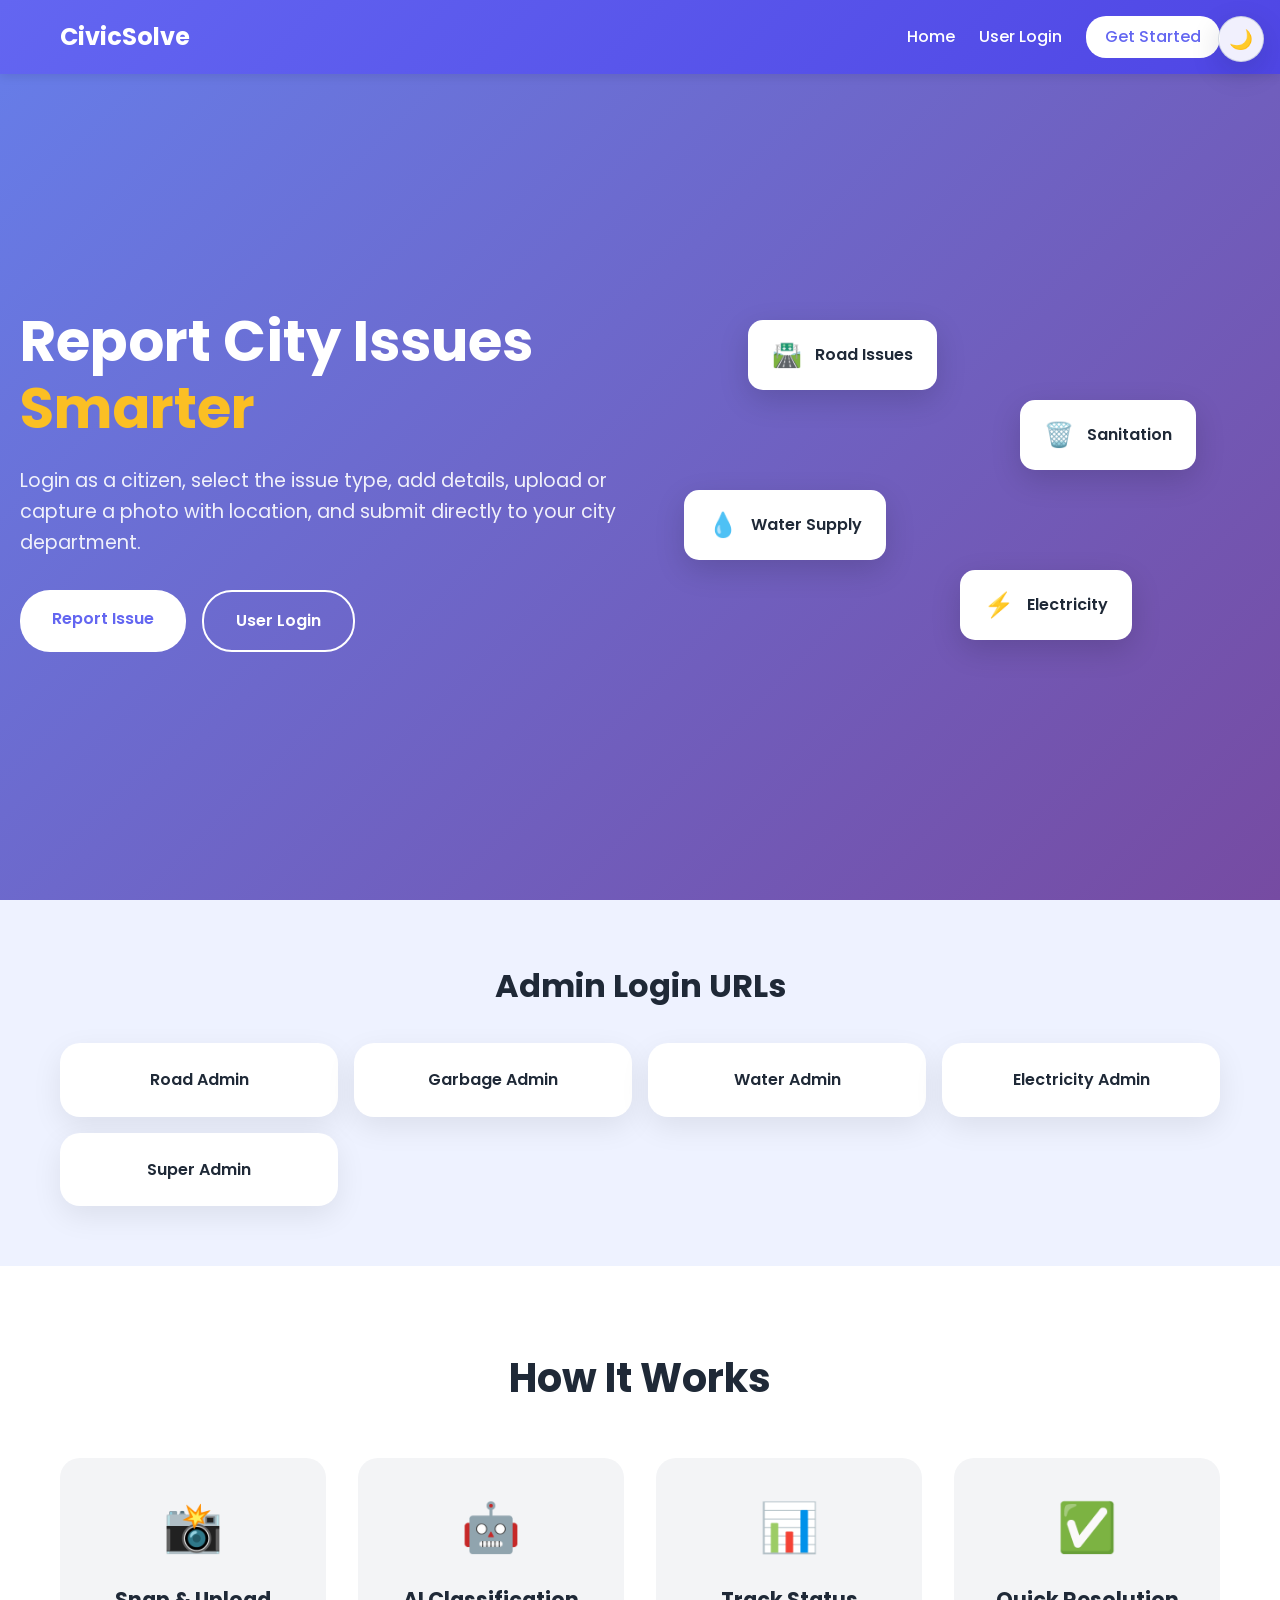
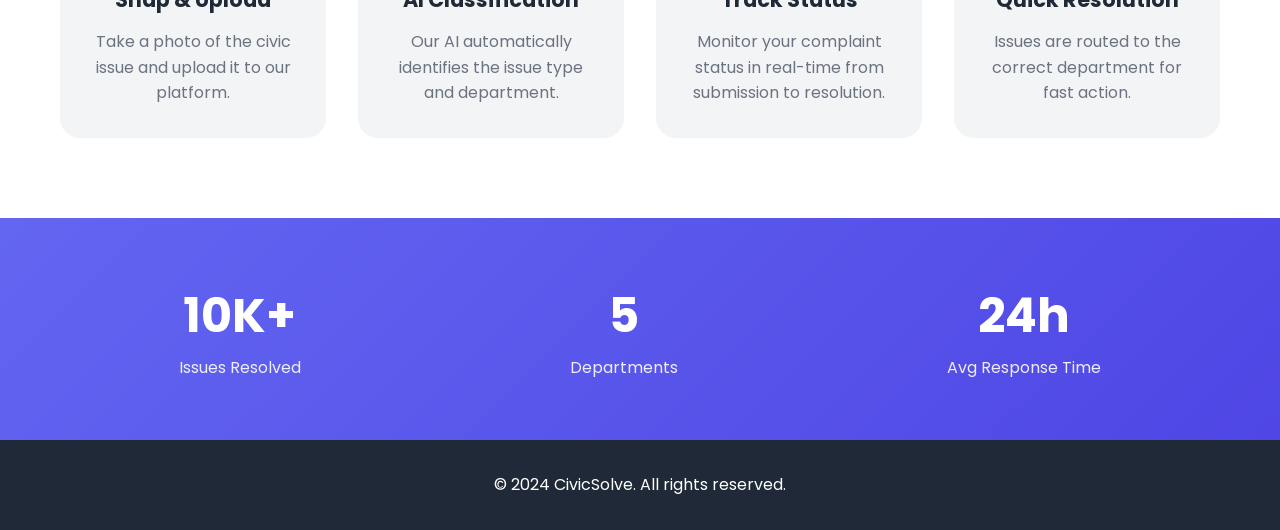
<file: index.html>
<!DOCTYPE html>
<html lang="en">
<head>
    <meta charset="UTF-8">
    <meta name="viewport" content="width=device-width, initial-scale=1.0">
    <title>CivicSolve - Smart Civic Issue Reporting</title>
    <link rel="stylesheet" href="assets/css/index.css">
    <link rel="stylesheet" href="assets/css/theme.css">
    <link href="https://fonts.googleapis.com/css2?family=Poppins:wght@300;400;500;600;700&display=swap" rel="stylesheet">
</head>
<body>
    <nav class="navbar">
        <div class="container">
            <a href="index.html" class="logo">CivicSolve</a>
            <div class="nav-links">
                <a href="index.html">Home</a>
                <a href="login.html?next=user/home.php">User Login</a>
                <a href="register.html" class="btn-nav">Get Started</a>
            </div>
        </div>
    </nav>

    <section class="hero">
        <div class="hero-content">
            <h1>Report City Issues<span class="highlight"> Smarter</span></h1>
            <p>Login as a citizen, select the issue type, add details, upload or capture a photo with location, and submit directly to your city department.</p>
            <div class="hero-buttons">
                <a href="login.html?next=user/submit_issue.php" class="btn-primary">Report Issue</a>
                <a href="login.html?next=user/home.php" class="btn-secondary">User Login</a>
            </div>
        </div>
        <div class="hero-image">
            <div class="floating-card card-1">
                <span class="icon">🛣️</span>
                <span>Road Issues</span>
            </div>
            <div class="floating-card card-2">
                <span class="icon">🗑️</span>
                <span>Sanitation</span>
            </div>
            <div class="floating-card card-3">
                <span class="icon">💧</span>
                <span>Water Supply</span>
            </div>
            <div class="floating-card card-4">
                <span class="icon">⚡</span>
                <span>Electricity</span>
            </div>
        </div>
    </section>

    <section class="admin-links">
        <div class="container">
            <h2>Admin Login URLs</h2>
            <div class="admin-grid">
                <a class="admin-card" href="road/index.php">Road Admin</a>
                <a class="admin-card" href="garbage/index.php">Garbage Admin</a>
                <a class="admin-card" href="water/index.php">Water Admin</a>
                <a class="admin-card" href="electricity/index.php">Electricity Admin</a>
                <a class="admin-card" href="super_admin/index.php">Super Admin</a>
            </div>
        </div>
    </section>

    <section class="features">
        <div class="container">
            <h2>How It Works</h2>
            <div class="feature-grid">
                <div class="feature-card">
                    <div class="feature-icon">📸</div>
                    <h3>Snap & Upload</h3>
                    <p>Take a photo of the civic issue and upload it to our platform.</p>
                </div>
                <div class="feature-card">
                    <div class="feature-icon">🤖</div>
                    <h3>AI Classification</h3>
                    <p>Our AI automatically identifies the issue type and department.</p>
                </div>
                <div class="feature-card">
                    <div class="feature-icon">📊</div>
                    <h3>Track Status</h3>
                    <p>Monitor your complaint status in real-time from submission to resolution.</p>
                </div>
                <div class="feature-card">
                    <div class="feature-icon">✅</div>
                    <h3>Quick Resolution</h3>
                    <p>Issues are routed to the correct department for fast action.</p>
                </div>
            </div>
        </div>
    </section>

    <section class="stats">
        <div class="container">
            <div class="stat-item">
                <span class="stat-number">10K+</span>
                <span class="stat-label">Issues Resolved</span>
            </div>
            <div class="stat-item">
                <span class="stat-number">5</span>
                <span class="stat-label">Departments</span>
            </div>
            <div class="stat-item">
                <span class="stat-number">24h</span>
                <span class="stat-label">Avg Response Time</span>
            </div>
        </div>
    </section>

    <footer>
        <div class="container">
            <p>&copy; 2024 CivicSolve. All rights reserved.</p>
        </div>
    </footer>
    <script src="assets/js/theme-toggle.js"></script>
</body>
</html>
</file>
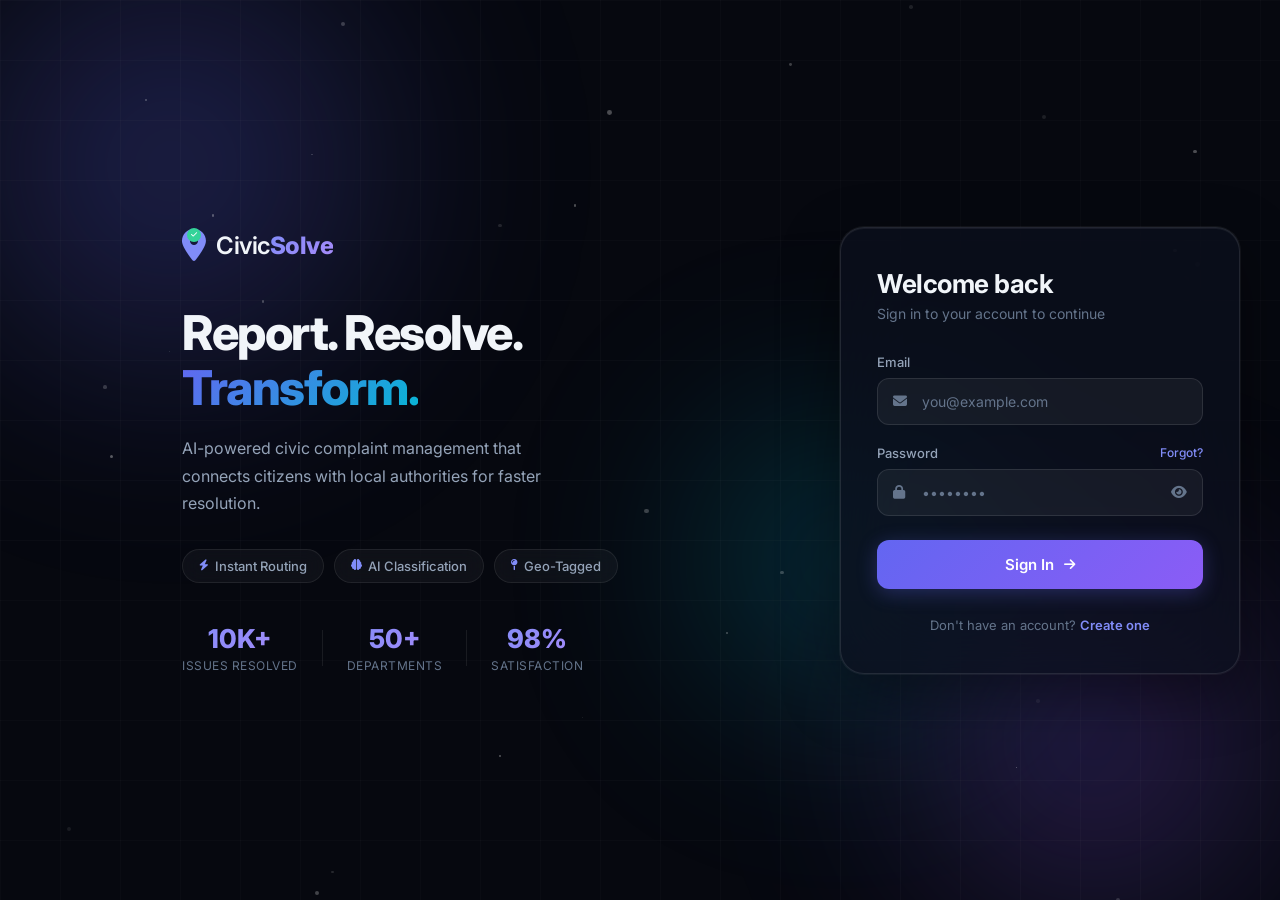
<file: login.html>
<!DOCTYPE html>
<html lang="en">
<head>
    <meta charset="UTF-8">
    <meta name="viewport" content="width=device-width, initial-scale=1.0">
    <title>CivicSolve - Login</title>
    <meta name="description" content="Login to CivicSolve - AI-powered civic complaint management">
    <link rel="stylesheet" href="assets/css/login.css">
    <link href="https://fonts.googleapis.com/css2?family=Inter:wght@300;400;500;600;700;800&display=swap" rel="stylesheet">
    <link rel="stylesheet" href="https://cdnjs.cloudflare.com/ajax/libs/font-awesome/6.4.0/css/all.min.css">
</head>
<body>
    <!-- Animated Background -->
    <div class="bg-animation">
        <div class="gradient-orb orb-1"></div>
        <div class="gradient-orb orb-2"></div>
        <div class="gradient-orb orb-3"></div>
        <div class="grid-overlay"></div>
    </div>

    <!-- Floating Particles -->
    <div class="particles" id="particles"></div>

    <!-- Main Content -->
    <div class="page-wrapper">
        <!-- Left Branding -->
        <div class="brand-side">
            <div class="brand-content">
                <div class="brand-logo">
                    <div class="logo-pin">
                        <i class="fas fa-map-marker-alt"></i>
                        <span class="pin-check"><i class="fas fa-check"></i></span>
                    </div>
                    <span class="logo-name">Civic<span>Solve</span></span>
                </div>
                <h1 class="brand-title">Report. Resolve.<br><span>Transform.</span></h1>
                <p class="brand-desc">AI-powered civic complaint management that connects citizens with local authorities for faster resolution.</p>
                
                <div class="feature-pills">
                    <div class="pill"><i class="fas fa-bolt"></i> Instant Routing</div>
                    <div class="pill"><i class="fas fa-brain"></i> AI Classification</div>
                    <div class="pill"><i class="fas fa-map-pin"></i> Geo-Tagged</div>
                </div>

                <div class="stats-row">
                    <div class="stat">
                        <span class="stat-num">10K+</span>
                        <span class="stat-label">Issues Resolved</span>
                    </div>
                    <div class="stat-divider"></div>
                    <div class="stat">
                        <span class="stat-num">50+</span>
                        <span class="stat-label">Departments</span>
                    </div>
                    <div class="stat-divider"></div>
                    <div class="stat">
                        <span class="stat-num">98%</span>
                        <span class="stat-label">Satisfaction</span>
                    </div>
                </div>
            </div>
        </div>

        <!-- Right Form Card -->
        <div class="form-side">
            <div class="glass-card" id="glass-card">
                <div class="card-header">
                    <h2>Welcome back</h2>
                    <p>Sign in to your account to continue</p>
                </div>

                <!-- Error Message -->
                <div id="login-error" class="alert alert-error" style="display:none;"></div>

                <form id="login-form" class="auth-form">
                    <div class="field">
                        <label for="email">Email</label>
                        <div class="input-wrap">
                            <i class="fas fa-envelope"></i>
                            <input type="email" id="email" name="email" placeholder="you@example.com" required autocomplete="email">
                        </div>
                    </div>

                    <div class="field">
                        <div class="label-row">
                            <label for="password">Password</label>
                            <a href="forgot-password.html" class="forgot">Forgot?</a>
                        </div>
                        <div class="input-wrap">
                            <i class="fas fa-lock"></i>
                            <input type="password" id="password" name="password" placeholder="••••••••" required autocomplete="current-password">
                            <button type="button" class="eye-btn" id="toggle-password" onclick="togglePassword()">
                                <i class="fas fa-eye"></i>
                            </button>
                        </div>
                    </div>

                    <button type="submit" class="submit-btn" id="login-btn">
                        <span>Sign In</span>
                        <i class="fas fa-arrow-right"></i>
                    </button>
                </form>

                <div class="card-footer">
                    <p>Don't have an account? <a href="register.html">Create one</a></p>
                </div>
            </div>
        </div>
    </div>

    <script src="assets/js/auth.js"></script>
    <script>
        function togglePassword() {
            const input = document.getElementById('password');
            const icon = document.querySelector('#toggle-password i');
            if (input.type === 'password') {
                input.type = 'text';
                icon.classList.replace('fa-eye', 'fa-eye-slash');
            } else {
                input.type = 'password';
                icon.classList.replace('fa-eye-slash', 'fa-eye');
            }
        }

        // Floating particles
        function createParticles() {
            const container = document.getElementById('particles');
            for (let i = 0; i < 30; i++) {
                const p = document.createElement('div');
                p.className = 'particle';
                p.style.left = Math.random() * 100 + '%';
                p.style.top = Math.random() * 100 + '%';
                p.style.width = p.style.height = (Math.random() * 4 + 1) + 'px';
                p.style.animationDuration = (Math.random() * 15 + 10) + 's';
                p.style.animationDelay = (Math.random() * 5) + 's';
                p.style.opacity = Math.random() * 0.5 + 0.1;
                container.appendChild(p);
            }
        }

        // Card entrance
        document.addEventListener('DOMContentLoaded', () => {
            createParticles();
            setTimeout(() => {
                document.getElementById('glass-card').classList.add('visible');
            }, 200);
        });
    </script>
</body>
</html>
</file>
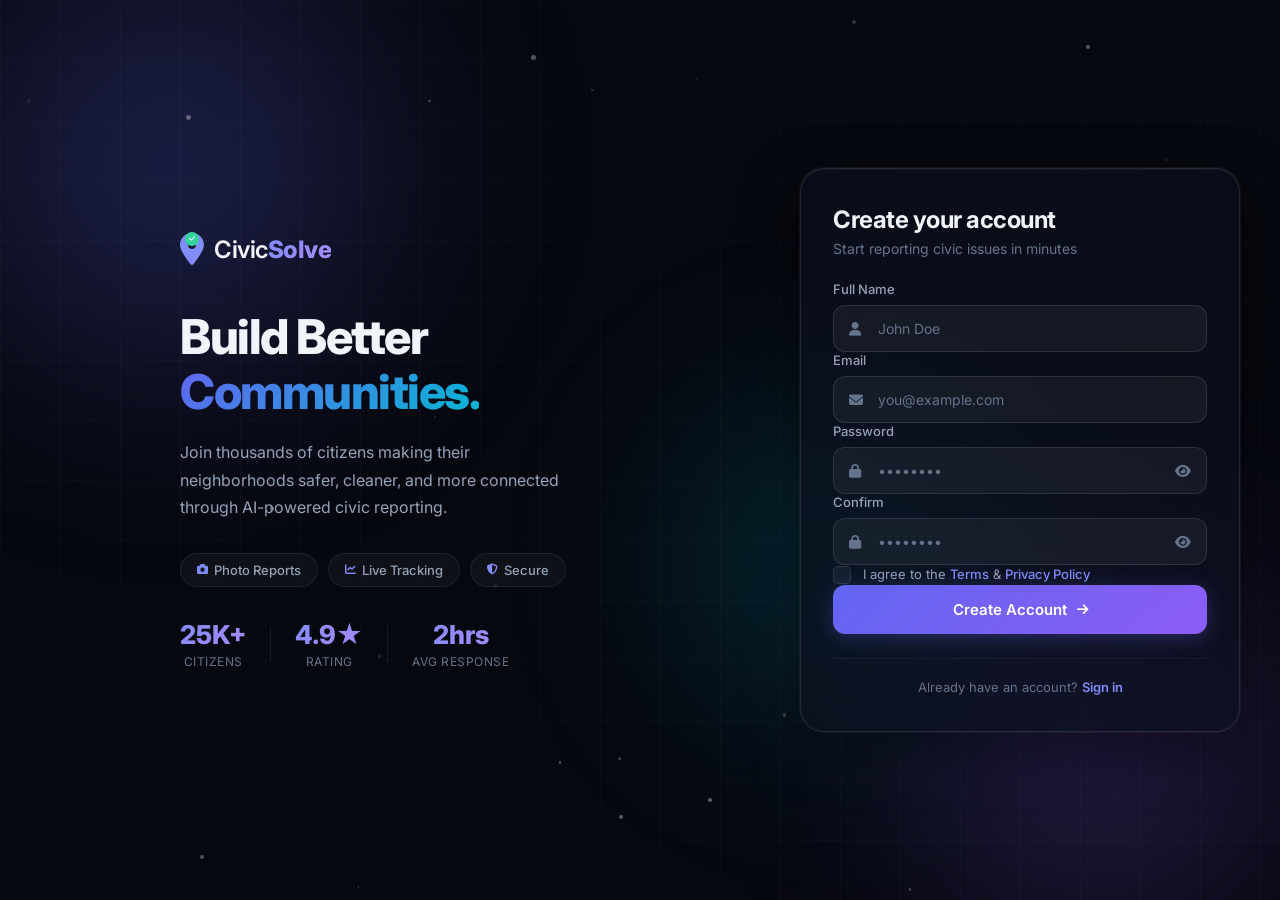
<file: register.html>
<!DOCTYPE html>
<html lang="en">
<head>
    <meta charset="UTF-8">
    <meta name="viewport" content="width=device-width, initial-scale=1.0">
    <title>CivicSolve - Create Account</title>
    <meta name="description" content="Join CivicSolve - AI-powered civic complaint management platform">
    <link rel="stylesheet" href="assets/css/register.css">
    <link href="https://fonts.googleapis.com/css2?family=Inter:wght@300;400;500;600;700;800&display=swap" rel="stylesheet">
    <link rel="stylesheet" href="https://cdnjs.cloudflare.com/ajax/libs/font-awesome/6.4.0/css/all.min.css">
</head>
<body>
    <!-- Animated Background -->
    <div class="bg-animation">
        <div class="gradient-orb orb-1"></div>
        <div class="gradient-orb orb-2"></div>
        <div class="gradient-orb orb-3"></div>
        <div class="grid-overlay"></div>
    </div>

    <!-- Floating Particles -->
    <div class="particles" id="particles"></div>

    <!-- Main Content -->
    <div class="page-wrapper">
        <!-- Left Branding -->
        <div class="brand-side">
            <div class="brand-content">
                <div class="brand-logo">
                    <div class="logo-pin">
                        <i class="fas fa-map-marker-alt"></i>
                        <span class="pin-check"><i class="fas fa-check"></i></span>
                    </div>
                    <span class="logo-name">Civic<span>Solve</span></span>
                </div>
                <h1 class="brand-title">Build Better<br><span>Communities.</span></h1>
                <p class="brand-desc">Join thousands of citizens making their neighborhoods safer, cleaner, and more connected through AI-powered civic reporting.</p>

                <div class="feature-pills">
                    <div class="pill"><i class="fas fa-camera"></i> Photo Reports</div>
                    <div class="pill"><i class="fas fa-chart-line"></i> Live Tracking</div>
                    <div class="pill"><i class="fas fa-shield-alt"></i> Secure</div>
                </div>

                <div class="stats-row">
                    <div class="stat">
                        <span class="stat-num">25K+</span>
                        <span class="stat-label">Citizens</span>
                    </div>
                    <div class="stat-divider"></div>
                    <div class="stat">
                        <span class="stat-num">4.9★</span>
                        <span class="stat-label">Rating</span>
                    </div>
                    <div class="stat-divider"></div>
                    <div class="stat">
                        <span class="stat-num">2hrs</span>
                        <span class="stat-label">Avg Response</span>
                    </div>
                </div>
            </div>
        </div>

        <!-- Right Form Card -->
        <div class="form-side">
            <div class="glass-card" id="glass-card">
                <div class="card-header">
                    <h2>Create your account</h2>
                    <p>Start reporting civic issues in minutes</p>
                </div>

                <!-- Error/Success Messages -->
                <div id="register-error" class="alert alert-error" style="display:none;"></div>
                <div id="register-success" class="alert alert-success" style="display:none;"></div>

                <form id="register-form" class="auth-form">
                    <div class="field">
                        <label for="name">Full Name</label>
                        <div class="input-wrap">
                            <i class="fas fa-user"></i>
                            <input type="text" id="name" name="name" placeholder="John Doe" required autocomplete="name">
                        </div>
                    </div>

                    <div class="field">
                        <label for="email">Email</label>
                        <div class="input-wrap">
                            <i class="fas fa-envelope"></i>
                            <input type="email" id="email" name="email" placeholder="you@example.com" required autocomplete="email">
                        </div>
                    </div>

                    <div class="two-col">
                        <div class="field">
                            <label for="password">Password</label>
                            <div class="input-wrap">
                                <i class="fas fa-lock"></i>
                                <input type="password" id="password" name="password" placeholder="••••••••" required autocomplete="new-password">
                                <button type="button" class="eye-btn" onclick="togglePassword('password')">
                                    <i class="fas fa-eye"></i>
                                </button>
                            </div>
                        </div>
                        <div class="field">
                            <label for="confirm_password">Confirm</label>
                            <div class="input-wrap">
                                <i class="fas fa-lock"></i>
                                <input type="password" id="confirm_password" name="confirm_password" placeholder="••••••••" required autocomplete="new-password">
                                <button type="button" class="eye-btn" onclick="togglePassword('confirm_password')">
                                    <i class="fas fa-eye"></i>
                                </button>
                            </div>
                        </div>
                    </div>

                    <div class="terms">
                        <label class="checkbox-wrap">
                            <input type="checkbox" id="terms" name="terms" required>
                            <span class="checkmark"></span>
                            <span class="terms-text">I agree to the <a href="#">Terms</a> & <a href="#">Privacy Policy</a></span>
                        </label>
                    </div>

                    <button type="submit" class="submit-btn" id="register-btn">
                        <span>Create Account</span>
                        <i class="fas fa-arrow-right"></i>
                    </button>
                </form>

                <div class="card-footer">
                    <p>Already have an account? <a href="login.html">Sign in</a></p>
                </div>
            </div>
        </div>
    </div>

    <script src="assets/js/auth.js"></script>
    <script>
        function togglePassword(fieldId) {
            const input = document.getElementById(fieldId);
            const btn = input.nextElementSibling;
            const icon = btn.querySelector('i');
            if (input.type === 'password') {
                input.type = 'text';
                icon.classList.replace('fa-eye', 'fa-eye-slash');
            } else {
                input.type = 'password';
                icon.classList.replace('fa-eye-slash', 'fa-eye');
            }
        }

        // Floating particles
        function createParticles() {
            const container = document.getElementById('particles');
            for (let i = 0; i < 30; i++) {
                const p = document.createElement('div');
                p.className = 'particle';
                p.style.left = Math.random() * 100 + '%';
                p.style.top = Math.random() * 100 + '%';
                p.style.width = p.style.height = (Math.random() * 4 + 1) + 'px';
                p.style.animationDuration = (Math.random() * 15 + 10) + 's';
                p.style.animationDelay = (Math.random() * 5) + 's';
                p.style.opacity = Math.random() * 0.5 + 0.1;
                container.appendChild(p);
            }
        }

        document.addEventListener('DOMContentLoaded', () => {
            createParticles();
            setTimeout(() => {
                document.getElementById('glass-card').classList.add('visible');
            }, 200);
        });
    </script>
</body>
</html>
</file>
<file: assets/css/index.css>
:root {
    --primary: #6366f1;
    --primary-dark: #4f46e5;
    --secondary: #10b981;
    --danger: #ef4444;
    --warning: #f59e0b;
    --dark: #1f2937;
    --light: #f3f4f6;
    --white: #ffffff;
    --gray: #6b7280;
}

* {
    margin: 0;
    padding: 0;
    box-sizing: border-box;
}

body {
    font-family: 'Poppins', sans-serif;
    background: var(--light);
    color: var(--dark);
    line-height: 1.6;
}

.container {
    max-width: 1200px;
    margin: 0 auto;
    padding: 0 20px;
}

.navbar {
    background: linear-gradient(135deg, var(--primary) 0%, var(--primary-dark) 100%);
    padding: 1rem 0;
    position: fixed;
    width: 100%;
    top: 0;
    z-index: 1000;
    box-shadow: 0 2px 10px rgba(0,0,0,0.1);
}

.navbar .container {
    display: flex;
    justify-content: space-between;
    align-items: center;
}

.logo {
    font-size: 1.5rem;
    font-weight: 700;
    color: var(--white);
    text-decoration: none;
}

.logo .badge-super, .logo .badge-dept {
    font-size: 0.7rem;
    padding: 3px 8px;
    border-radius: 12px;
    margin-left: 8px;
    background: rgba(255,255,255,0.2);
}

.nav-links {
    display: flex;
    align-items: center;
    gap: 1.5rem;
}

.nav-links a {
    color: var(--white);
    text-decoration: none;
    font-weight: 500;
    transition: opacity 0.3s;
}

.nav-links a:hover {
    opacity: 0.8;
}

.btn-nav {
    background: var(--white);
    color: var(--primary) !important;
    padding: 0.5rem 1.2rem;
    border-radius: 20px;
    font-weight: 600;
}

.user-name {
    color: var(--white);
    font-weight: 500;
}

.hero {
    min-height: 100vh;
    display: flex;
    align-items: center;
    background: linear-gradient(135deg, #667eea 0%, #764ba2 100%);
    padding: 120px 20px 60px;
}

.hero-content {
    flex: 1;
    max-width: 600px;
}

.hero h1 {
    font-size: 3.5rem;
    color: var(--white);
    line-height: 1.2;
    margin-bottom: 1.5rem;
}

.hero h1 .highlight {
    color: #fbbf24;
}

.hero p {
    font-size: 1.2rem;
    color: rgba(255,255,255,0.9);
    margin-bottom: 2rem;
}

.hero-buttons {
    display: flex;
    gap: 1rem;
}

.btn-primary {
    background: var(--white);
    color: var(--primary);
    padding: 1rem 2rem;
    border-radius: 30px;
    text-decoration: none;
    font-weight: 600;
    transition: transform 0.3s, box-shadow 0.3s;
    border: none;
    cursor: pointer;
    display: inline-block;
}

.btn-primary:hover {
    transform: translateY(-3px);
    box-shadow: 0 10px 30px rgba(0,0,0,0.2);
}

.btn-secondary {
    background: transparent;
    color: var(--white);
    border: 2px solid var(--white);
    padding: 1rem 2rem;
    border-radius: 30px;
    text-decoration: none;
    font-weight: 600;
    transition: all 0.3s;
}

.btn-secondary:hover {
    background: var(--white);
    color: var(--primary);
}

.hero-image {
    flex: 1;
    position: relative;
    height: 400px;
}

.floating-card {
    position: absolute;
    background: var(--white);
    padding: 1rem 1.5rem;
    border-radius: 15px;
    box-shadow: 0 10px 30px rgba(0,0,0,0.15);
    display: flex;
    align-items: center;
    gap: 0.8rem;
    font-weight: 600;
    animation: float 3s ease-in-out infinite;
}

.floating-card .icon {
    font-size: 1.5rem;
}

.card-1 { top: 10%; left: 20%; animation-delay: 0s; }
.card-2 { top: 30%; right: 10%; animation-delay: 0.5s; }
.card-3 { bottom: 30%; left: 10%; animation-delay: 1s; }
.card-4 { bottom: 10%; right: 20%; animation-delay: 1.5s; }

@keyframes float {
    0%, 100% { transform: translateY(0); }
    50% { transform: translateY(-15px); }
}

.features {
    padding: 80px 0;
    background: var(--white);
}

.features h2 {
    text-align: center;
    font-size: 2.5rem;
    margin-bottom: 3rem;
    color: var(--dark);
}

.feature-grid {
    display: grid;
    grid-template-columns: repeat(auto-fit, minmax(250px, 1fr));
    gap: 2rem;
}

.feature-card {
    padding: 2rem;
    border-radius: 20px;
    background: var(--light);
    text-align: center;
    transition: transform 0.3s;
}

.feature-card:hover {
    transform: translateY(-10px);
}

.feature-icon {
    font-size: 3rem;
    margin-bottom: 1rem;
}

.feature-card h3 {
    font-size: 1.3rem;
    margin-bottom: 0.8rem;
    color: var(--dark);
}

.feature-card p {
    color: var(--gray);
}

.admin-links {
    padding: 60px 0;
    background: #eef2ff;
}

.admin-links h2 {
    text-align: center;
    font-size: 2rem;
    margin-bottom: 2rem;
    color: var(--dark);
}

.admin-grid {
    display: grid;
    grid-template-columns: repeat(auto-fit, minmax(220px, 1fr));
    gap: 1rem;
}

.admin-card {
    display: block;
    padding: 1.5rem 1.25rem;
    border-radius: 20px;
    background: var(--white);
    color: var(--dark);
    text-align: center;
    font-weight: 600;
    text-decoration: none;
    box-shadow: 0 10px 30px rgba(0,0,0,0.08);
    transition: transform 0.3s, box-shadow 0.3s;
}

.admin-card:hover {
    transform: translateY(-4px);
    box-shadow: 0 18px 40px rgba(0,0,0,0.12);
}

.stats {
    background: linear-gradient(135deg, var(--primary) 0%, var(--primary-dark) 100%);
    padding: 60px 0;
}

.stats .container {
    display: flex;
    justify-content: space-around;
    flex-wrap: wrap;
    gap: 2rem;
}

.stat-item {
    text-align: center;
    color: var(--white);
}

.stat-number {
    display: block;
    font-size: 3rem;
    font-weight: 700;
}

.stat-label {
    font-size: 1rem;
    opacity: 0.9;
}

footer {
    background: var(--dark);
    color: var(--white);
    padding: 2rem 0;
    text-align: center;
}

@media (max-width: 768px) {
    .hero {
        flex-direction: column;
        padding-top: 100px;
    }
    
    .hero h1 {
        font-size: 2.5rem;
    }
    
    .hero-image {
        display: none;
    }
    
    .navbar .container {
        flex-direction: column;
        gap: 1rem;
    }
    
    .nav-links {
        flex-wrap: wrap;
        justify-content: center;
    }
    
    .stats .container {
        flex-direction: column;
        align-items: center;
    }
}
</file>
<file: assets/css/theme.css>
:root {
    --theme-bg: #f3f4f6;
    --theme-surface: #ffffff;
    --theme-surface-soft: #f8fafc;
    --theme-text: #111827;
    --theme-muted: #6b7280;
    --theme-border: rgba(148,163,184,0.24);
    --theme-shadow: 0 10px 30px rgba(15, 23, 42, 0.08);
    --theme-panel: rgba(255,255,255,0.85);
    --theme-toggle-bg: rgba(255,255,255,0.92);
    --theme-toggle-color: #111827;
    --theme-toggle-border: rgba(148,163,184,0.4);
}

html.dark-mode {
    color-scheme: dark;
}

html.dark-mode, body.dark-mode {
    background: #0b1120 !important;
    color: #e5e7eb !important;
}

html.dark-mode .navbar,
body.dark-mode .navbar,
html.dark-mode .entry-card,
body.dark-mode .entry-card,
html.dark-mode .card,
body.dark-mode .card,
html.dark-mode .feature-card,
body.dark-mode .feature-card,
html.dark-mode .right-section,
body.dark-mode .right-section,
html.dark-mode .login-form-wrapper,
body.dark-mode .login-form-wrapper,
html.dark-mode .register-form-wrapper,
body.dark-mode .register-form-wrapper,
html.dark-mode .alert,
body.dark-mode .alert,
html.dark-mode .form-group,
body.dark-mode .form-group {
    background: #111827 !important;
    color: #e5e7eb !important;
    border-color: #374151 !important;
    box-shadow: 0 20px 40px rgba(0,0,0,0.35) !important;
}

html.dark-mode .navbar .nav-links a,
body.dark-mode .navbar .nav-links a,
html.dark-mode .user-name,
body.dark-mode .user-name,
html.dark-mode .logo,
body.dark-mode .logo {
    color: #d1d5db !important;
}

html.dark-mode .navbar {
    background: #111827 !important;
    box-shadow: 0 2px 24px rgba(0,0,0,0.45);
}

html.dark-mode .btn-nav,
body.dark-mode .btn-nav {
    background: #1f2937 !important;
    color: #e5e7eb !important;
    border-color: rgba(148,163,184,0.4) !important;
}

html.dark-mode .btn-primary,
body.dark-mode .btn-primary,
html.dark-mode button,
body.dark-mode button,
html.dark-mode .btn,
body.dark-mode .btn,
html.dark-mode .btn-small,
body.dark-mode .btn-small {
    background: #4338ca !important;
    border-color: #3730a3 !important;
    color: #ffffff !important;
}

html.dark-mode .btn-secondary,
body.dark-mode .btn-secondary {
    background: transparent !important;
    color: #c7d2fe !important;
    border-color: #93c5fd !important;
}

html.dark-mode .btn-secondary:hover,
body.dark-mode .btn-secondary:hover {
    background: #4f46e5 !important;
    color: #ffffff !important;
}

html.dark-mode .btn-primary:hover,
body.dark-mode .btn-primary:hover,
html.dark-mode .btn-small:hover,
body.dark-mode .btn-small:hover {
    background: #6366f1 !important;
    border-color: #4f46e5 !important;
    color: #ffffff !important;
}

html.dark-mode .btn-danger,
body.dark-mode .btn-danger {
    background: #dc2626 !important;
    border-color: #b91c1c !important;
    color: #ffffff !important;
}

html.dark-mode .btn-danger:hover,
body.dark-mode .btn-danger:hover {
    background: #ef4444 !important;
    border-color: #f87171 !important;
}

html.dark-mode input,
body.dark-mode input,
html.dark-mode textarea,
body.dark-mode textarea,
html.dark-mode select,
body.dark-mode select {
    background: #0f172a !important;
    color: #e5e7eb !important;
    border-color: #334155 !important;
}

html.dark-mode ::placeholder,
body.dark-mode ::placeholder {
    color: #94a3b8 !important;
}

html.dark-mode .hero,
body.dark-mode .hero,
html.dark-mode .features,
body.dark-mode .features,
html.dark-mode .stats,
body.dark-mode .stats,
html.dark-mode .dashboard,
body.dark-mode .dashboard,
html.dark-mode .profile-page,
body.dark-mode .profile-page,
html.dark-mode .view-status,
body.dark-mode .view-status,
html.dark-mode .admin-dashboard,
body.dark-mode .admin-dashboard {
    background: #0b1120 !important;
}

html.dark-mode .hero h1,
body.dark-mode .hero h1,
html.dark-mode .hero p,
body.dark-mode .hero p,
html.dark-mode .feature-card h3,
body.dark-mode .feature-card h3,
html.dark-mode .feature-card p,
body.dark-mode .feature-card p,
html.dark-mode .stat-item,
body.dark-mode .stat-item,
html.dark-mode .issue-card,
body.dark-mode .issue-card,
html.dark-mode .admin-dashboard h1,
body.dark-mode .admin-dashboard h1,
html.dark-mode .admin-dashboard h2,
body.dark-mode .admin-dashboard h2,
html.dark-mode .admin-dashboard p,
body.dark-mode .admin-dashboard p,
html.dark-mode .admin-table th,
body.dark-mode .admin-table th,
html.dark-mode .admin-table td,
body.dark-mode .admin-table td,
html.dark-mode .complaints-table th,
body.dark-mode .complaints-table th,
html.dark-mode .complaints-table td,
body.dark-mode .complaints-table td {
    color: #e5e7eb !important;
}

html.dark-mode .admin-table,
body.dark-mode .admin-table,
html.dark-mode .complaints-table,
body.dark-mode .complaints-table,
html.dark-mode .admin-table table,
body.dark-mode .admin-table table,
html.dark-mode .complaints-table table,
body.dark-mode .complaints-table table,
html.dark-mode .add-admin-form,
body.dark-mode .add-admin-form,
html.dark-mode .update-form,
body.dark-mode .update-form,
html.dark-mode .dept-card,
body.dark-mode .dept-card,
html.dark-mode .stat-card,
body.dark-mode .stat-card {
    background: #111827 !important;
    border-color: #374151 !important;
    box-shadow: 0 20px 40px rgba(0,0,0,0.35) !important;
}

html.dark-mode .admin-table th,
body.dark-mode .admin-table th,
html.dark-mode .complaints-table th,
body.dark-mode .complaints-table th {
    background: #1f2937 !important;
    border-bottom-color: #334155 !important;
}

html.dark-mode .admin-table td,
body.dark-mode .admin-table td,
html.dark-mode .complaints-table td,
body.dark-mode .complaints-table td {
    border-bottom-color: #334155 !important;
}

html.dark-mode .admin-table tr:hover,
body.dark-mode .admin-table tr:hover,
html.dark-mode .complaints-table tr:hover,
body.dark-mode .complaints-table tr:hover {
    background: #111827 !important;
}

html.dark-mode .add-admin-form input,
body.dark-mode .add-admin-form input,
html.dark-mode .add-admin-form select,
body.dark-mode .add-admin-form select,
html.dark-mode .update-form select,
body.dark-mode .update-form select {
    background: #0f172a !important;
    color: #e5e7eb !important;
    border-color: #334155 !important;
}

html.dark-mode .badge,
body.dark-mode .badge {
    background: rgba(255,255,255,0.08) !important;
    color: #e5e7eb !important;
}

html.dark-mode .btn-nav,
body.dark-mode .btn-nav {
    background: #1f2937 !important;
    color: #e5e7eb !important;
    border-color: #4b5563 !important;
}

html.dark-mode .admin-links,
body.dark-mode .admin-links {
    background: #111827 !important;
}

html.dark-mode .admin-card,
body.dark-mode .admin-card {
    background: #1f2937 !important;
    color: #e5e7eb !important;
    box-shadow: 0 20px 40px rgba(0,0,0,0.35) !important;
}

html.dark-mode .admin-card:hover,
body.dark-mode .admin-card:hover {
    transform: translateY(-4px);
    box-shadow: 0 24px 50px rgba(0,0,0,0.5) !important;
}

html.dark-mode .admin-dashboard h1,
body.dark-mode .admin-dashboard h1,
html.dark-mode .admin-dashboard h2,
body.dark-mode .admin-dashboard h2 {
    color: #f8fafc !important;
}

html.dark-mode .form-group label,
body.dark-mode .form-group label,
html.dark-mode label,
body.dark-mode label {
    color: #d1d5db !important;
}

html.dark-mode .login-form-wrapper h1,
body.dark-mode .login-form-wrapper h1,
html.dark-mode .register-form-wrapper h1,
body.dark-mode .register-form-wrapper h1,
html.dark-mode .login-form-wrapper p,
body.dark-mode .login-form-wrapper p,
html.dark-mode .register-form-wrapper p,
body.dark-mode .register-form-wrapper p {
    color: #e5e7eb !important;
}

.theme-toggle {
    position: fixed;
    top: 16px;
    right: 16px;
    z-index: 2000;
    width: 46px;
    height: 46px;
    border-radius: 999px;
    border: 1px solid var(--theme-toggle-border);
    background: var(--theme-toggle-bg);
    color: var(--theme-toggle-color);
    font-size: 1.2rem;
    display: grid;
    place-items: center;
    cursor: pointer;
    box-shadow: 0 10px 30px rgba(15,23,42,0.15);
    transition: background-color 0.3s ease, transform 0.2s ease, color 0.3s ease;
}

.theme-toggle:hover {
    transform: translateY(-2px);
}

html.dark-mode .theme-toggle,
body.dark-mode .theme-toggle {
    background: rgba(255,255,255,0.08);
    color: #f8fafc;
    border-color: rgba(255,255,255,0.18);
}
</file>
<file: assets/css/login.css>
/* =============================================
   CivicSolve — Premium SaaS Login
   ============================================= */

*,*::before,*::after{margin:0;padding:0;box-sizing:border-box}

:root {
    --bg: #06080f;
    --card: rgba(255,255,255,0.04);
    --card-border: rgba(255,255,255,0.08);
    --glass: rgba(12, 17, 30, 0.7);
    --glass-border: rgba(255,255,255,0.1);
    --input-bg: rgba(255,255,255,0.05);
    --input-border: rgba(255,255,255,0.1);
    --input-focus: #6366f1;
    --accent: #818cf8;
    --accent-bright: #a78bfa;
    --green: #34d399;
    --text: #f1f5f9;
    --text-dim: #94a3b8;
    --text-muted: #64748b;
    --gradient-1: #6366f1;
    --gradient-2: #8b5cf6;
    --gradient-3: #06b6d4;
}

html { height: 100%; }

body {
    font-family: 'Inter', -apple-system, BlinkMacSystemFont, sans-serif;
    background: var(--bg);
    color: var(--text);
    min-height: 100vh;
    overflow-x: hidden;
    -webkit-font-smoothing: antialiased;
}

/* ========================
   ANIMATED BACKGROUND
   ======================== */
.bg-animation {
    position: fixed;
    inset: 0;
    z-index: 0;
    overflow: hidden;
}

.gradient-orb {
    position: absolute;
    border-radius: 50%;
    filter: blur(100px);
    opacity: 0.35;
}

.orb-1 {
    width: 600px; height: 600px;
    background: radial-gradient(circle, var(--gradient-1), transparent 70%);
    top: -15%; left: -10%;
    animation: floatOrb1 20s ease-in-out infinite;
}

.orb-2 {
    width: 500px; height: 500px;
    background: radial-gradient(circle, var(--gradient-2), transparent 70%);
    bottom: -10%; right: -5%;
    animation: floatOrb2 25s ease-in-out infinite;
}

.orb-3 {
    width: 400px; height: 400px;
    background: radial-gradient(circle, var(--gradient-3), transparent 70%);
    top: 40%; left: 50%;
    animation: floatOrb3 18s ease-in-out infinite;
}

.grid-overlay {
    position: absolute;
    inset: 0;
    background-image:
        linear-gradient(rgba(255,255,255,0.02) 1px, transparent 1px),
        linear-gradient(90deg, rgba(255,255,255,0.02) 1px, transparent 1px);
    background-size: 60px 60px;
}

@keyframes floatOrb1 {
    0%, 100% { transform: translate(0, 0) scale(1); }
    33% { transform: translate(80px, 40px) scale(1.1); }
    66% { transform: translate(-30px, 80px) scale(0.95); }
}

@keyframes floatOrb2 {
    0%, 100% { transform: translate(0, 0) scale(1); }
    33% { transform: translate(-60px, -40px) scale(1.05); }
    66% { transform: translate(40px, -60px) scale(0.9); }
}

@keyframes floatOrb3 {
    0%, 100% { transform: translate(0, 0) scale(1); }
    50% { transform: translate(-50px, 30px) scale(1.1); }
}

/* ========================
   PARTICLES
   ======================== */
.particles {
    position: fixed;
    inset: 0;
    z-index: 1;
    pointer-events: none;
}

.particle {
    position: absolute;
    background: rgba(255,255,255,0.6);
    border-radius: 50%;
    animation: drift linear infinite;
}

@keyframes drift {
    0% { transform: translateY(0) translateX(0); opacity: 0; }
    10% { opacity: 1; }
    90% { opacity: 1; }
    100% { transform: translateY(-100vh) translateX(40px); opacity: 0; }
}

/* ========================
   PAGE LAYOUT
   ======================== */
.page-wrapper {
    position: relative;
    z-index: 2;
    display: flex;
    min-height: 100vh;
    align-items: center;
}

/* ========================
   LEFT BRAND SIDE
   ======================== */
.brand-side {
    flex: 1;
    display: flex;
    align-items: center;
    justify-content: center;
    padding: 60px 50px;
}

.brand-content {
    max-width: 480px;
    animation: slideRight 0.8s ease both;
}

@keyframes slideRight {
    from { opacity: 0; transform: translateX(-30px); }
    to { opacity: 1; transform: translateX(0); }
}

/* Logo */
.brand-logo {
    display: flex;
    align-items: center;
    gap: 10px;
    margin-bottom: 40px;
}

.logo-pin {
    position: relative;
    font-size: 32px;
    color: var(--accent);
}

.pin-check {
    position: absolute;
    top: 2px;
    left: 50%;
    transform: translateX(-50%);
    width: 14px;
    height: 14px;
    background: var(--green);
    border-radius: 50%;
    display: flex;
    align-items: center;
    justify-content: center;
}

.pin-check i { font-size: 7px; color: #fff; }

.logo-name {
    font-size: 24px;
    font-weight: 600;
    color: var(--text);
    letter-spacing: -0.5px;
}

.logo-name span {
    font-weight: 800;
    background: linear-gradient(135deg, var(--accent), var(--accent-bright));
    -webkit-background-clip: text;
    -webkit-text-fill-color: transparent;
    background-clip: text;
}

/* Title */
.brand-title {
    font-size: 48px;
    font-weight: 800;
    line-height: 1.15;
    margin-bottom: 20px;
    letter-spacing: -1.5px;
    color: var(--text);
}

.brand-title span {
    background: linear-gradient(135deg, var(--gradient-1), var(--gradient-3));
    -webkit-background-clip: text;
    -webkit-text-fill-color: transparent;
    background-clip: text;
}

.brand-desc {
    font-size: 16px;
    color: var(--text-dim);
    line-height: 1.7;
    margin-bottom: 32px;
    max-width: 400px;
}

/* Feature Pills */
.feature-pills {
    display: flex;
    gap: 10px;
    margin-bottom: 40px;
    flex-wrap: wrap;
}

.pill {
    display: flex;
    align-items: center;
    gap: 6px;
    padding: 8px 16px;
    background: var(--card);
    border: 1px solid var(--card-border);
    border-radius: 100px;
    font-size: 13px;
    font-weight: 500;
    color: var(--text-dim);
    backdrop-filter: blur(10px);
    transition: all 0.3s ease;
}

.pill:hover {
    border-color: var(--accent);
    color: var(--accent);
    transform: translateY(-2px);
}

.pill i {
    font-size: 11px;
    color: var(--accent);
}

/* Stats */
.stats-row {
    display: flex;
    align-items: center;
    gap: 24px;
}

.stat { text-align: center; }

.stat-num {
    display: block;
    font-size: 26px;
    font-weight: 800;
    background: linear-gradient(135deg, var(--accent), var(--accent-bright));
    -webkit-background-clip: text;
    -webkit-text-fill-color: transparent;
    background-clip: text;
    line-height: 1.2;
}

.stat-label {
    font-size: 12px;
    color: var(--text-muted);
    text-transform: uppercase;
    letter-spacing: 0.5px;
}

.stat-divider {
    width: 1px;
    height: 36px;
    background: var(--card-border);
}

/* ========================
   RIGHT FORM SIDE
   ======================== */
.form-side {
    flex: 0 0 480px;
    display: flex;
    align-items: center;
    justify-content: center;
    padding: 40px;
}

/* Glass Card */
.glass-card {
    width: 100%;
    max-width: 400px;
    background: var(--glass);
    border: 1px solid var(--glass-border);
    border-radius: 24px;
    padding: 40px 36px;
    backdrop-filter: blur(40px);
    -webkit-backdrop-filter: blur(40px);
    box-shadow:
        0 0 0 1px rgba(255,255,255,0.05),
        0 20px 60px rgba(0,0,0,0.4),
        inset 0 1px 0 rgba(255,255,255,0.06);
    opacity: 0;
    transform: translateY(20px) scale(0.98);
    transition: all 0.6s cubic-bezier(0.16, 1, 0.3, 1);
}

.glass-card.visible {
    opacity: 1;
    transform: translateY(0) scale(1);
}

/* Card Header */
.card-header {
    margin-bottom: 32px;
}

.card-header h2 {
    font-size: 26px;
    font-weight: 700;
    margin-bottom: 6px;
    letter-spacing: -0.5px;
}

.card-header p {
    font-size: 14px;
    color: var(--text-muted);
}

/* Alerts */
.alert {
    padding: 12px 16px;
    border-radius: 10px;
    margin-bottom: 20px;
    font-size: 13px;
    display: flex;
    align-items: center;
    gap: 8px;
    animation: fadeIn 0.3s ease;
}

.alert-error {
    background: rgba(239, 68, 68, 0.12);
    border: 1px solid rgba(239, 68, 68, 0.25);
    color: #fca5a5;
}

/* Form */
.auth-form { display: flex; flex-direction: column; gap: 20px; }

.field label {
    display: block;
    font-size: 13px;
    font-weight: 500;
    color: var(--text-dim);
    margin-bottom: 8px;
}

.label-row {
    display: flex;
    justify-content: space-between;
    align-items: center;
    margin-bottom: 8px;
}

.label-row label {
    margin-bottom: 0;
}

.forgot {
    font-size: 12px;
    color: var(--accent);
    text-decoration: none;
    font-weight: 500;
    transition: color 0.2s;
}

.forgot:hover {
    color: var(--accent-bright);
    text-decoration: underline;
}

/* Input */
.input-wrap {
    position: relative;
    display: flex;
    align-items: center;
}

.input-wrap > i {
    position: absolute;
    left: 16px;
    font-size: 14px;
    color: var(--text-muted);
    pointer-events: none;
    transition: color 0.25s;
}

.input-wrap input {
    width: 100%;
    padding: 14px 48px 14px 44px;
    background: var(--input-bg);
    border: 1.5px solid var(--input-border);
    border-radius: 12px;
    font-size: 14px;
    font-family: 'Inter', sans-serif;
    color: var(--text);
    transition: all 0.25s ease;
}

.input-wrap input:focus {
    outline: none;
    border-color: var(--input-focus);
    background: rgba(99, 102, 241, 0.06);
    box-shadow: 0 0 0 4px rgba(99, 102, 241, 0.1), 0 0 20px rgba(99, 102, 241, 0.05);
}

.input-wrap:focus-within > i {
    color: var(--accent);
}

.input-wrap input::placeholder {
    color: var(--text-muted);
}

/* Eye Button */
.eye-btn {
    position: absolute;
    right: 12px;
    background: none;
    border: none;
    color: var(--text-muted);
    font-size: 14px;
    cursor: pointer;
    padding: 4px;
    transition: color 0.2s;
}

.eye-btn:hover { color: var(--accent); }

/* Submit */
.submit-btn {
    display: flex;
    align-items: center;
    justify-content: center;
    gap: 10px;
    width: 100%;
    padding: 15px;
    border: none;
    border-radius: 12px;
    font-size: 15px;
    font-weight: 600;
    font-family: 'Inter', sans-serif;
    color: #fff;
    cursor: pointer;
    background: linear-gradient(135deg, var(--gradient-1), var(--gradient-2));
    box-shadow: 0 4px 20px rgba(99, 102, 241, 0.3);
    transition: all 0.3s ease;
    position: relative;
    overflow: hidden;
    margin-top: 4px;
}

.submit-btn::before {
    content: '';
    position: absolute;
    inset: 0;
    background: linear-gradient(135deg, var(--gradient-2), var(--gradient-1));
    opacity: 0;
    transition: opacity 0.3s;
}

.submit-btn:hover {
    transform: translateY(-2px);
    box-shadow: 0 8px 30px rgba(99, 102, 241, 0.4);
}

.submit-btn:hover::before { opacity: 1; }

.submit-btn span,
.submit-btn i {
    position: relative;
    z-index: 1;
}

.submit-btn i {
    font-size: 13px;
    transition: transform 0.3s;
}

.submit-btn:hover i {
    transform: translateX(4px);
}

.submit-btn:active {
    transform: translateY(0);
}

/* Footer */
.card-footer {
    text-align: center;
    margin-top: 28px;
}

.card-footer p {
    font-size: 13px;
    color: var(--text-muted);
}

.card-footer a {
    color: var(--accent);
    text-decoration: none;
    font-weight: 600;
    transition: color 0.2s;
}

.card-footer a:hover {
    color: var(--accent-bright);
    text-decoration: underline;
}

/* ========================
   ANIMATIONS
   ======================== */
@keyframes fadeIn {
    from { opacity: 0; transform: translateY(8px); }
    to { opacity: 1; transform: translateY(0); }
}

/* ========================
   RESPONSIVE
   ======================== */
@media (max-width: 960px) {
    .page-wrapper {
        flex-direction: column;
        padding: 40px 20px;
    }

    .brand-side {
        padding: 20px;
        text-align: center;
    }

    .brand-content {
        align-items: center;
        display: flex;
        flex-direction: column;
    }

    .brand-title {
        font-size: 36px;
    }

    .brand-desc {
        text-align: center;
    }

    .feature-pills {
        justify-content: center;
    }

    .stats-row {
        justify-content: center;
    }

    .form-side {
        flex: none;
        width: 100%;
        max-width: 440px;
        padding: 0 20px 40px;
    }
}

@media (max-width: 600px) {
    .brand-side {
        padding: 30px 20px 20px;
    }

    .brand-title {
        font-size: 28px;
    }

    .brand-desc {
        font-size: 14px;
        margin-bottom: 24px;
    }

    .feature-pills { margin-bottom: 28px; }
    .pill { font-size: 12px; padding: 6px 12px; }
    .stat-num { font-size: 22px; }
    .stat-label { font-size: 11px; }

    .form-side {
        padding: 0 16px 32px;
    }

    .glass-card {
        padding: 32px 24px;
        border-radius: 20px;
    }

    .card-header h2 { font-size: 22px; }
    .input-wrap input { padding: 12px 44px 12px 40px; font-size: 14px; }
    .submit-btn { padding: 13px; font-size: 14px; }
}

@media (max-width: 400px) {
    .brand-title { font-size: 24px; }
    .stats-row { gap: 16px; }
    .glass-card { padding: 28px 20px; }
}

@media print {
    body { display: none; }
}
</file>
<file: assets/css/register.css>
/* =============================================
   CivicSolve — Premium SaaS Registration
   ============================================= */

*,*::before,*::after{margin:0;padding:0;box-sizing:border-box}

:root {
    --bg: #06080f;
    --card: rgba(255,255,255,0.04);
    --card-border: rgba(255,255,255,0.08);
    --glass: rgba(12, 17, 30, 0.7);
    --glass-border: rgba(255,255,255,0.1);
    --input-bg: rgba(255,255,255,0.05);
    --input-border: rgba(255,255,255,0.1);
    --input-focus: #6366f1;
    --accent: #818cf8;
    --accent-bright: #a78bfa;
    --green: #34d399;
    --red: #ef4444;
    --yellow: #f59e0b;
    --cyan: #06b6d4;
    --text: #f1f5f9;
    --text-dim: #94a3b8;
    --text-muted: #64748b;
    --gradient-1: #6366f1;
    --gradient-2: #8b5cf6;
    --gradient-3: #06b6d4;
}

html { height: 100%; }

body {
    font-family: 'Inter', -apple-system, BlinkMacSystemFont, sans-serif;
    background: var(--bg);
    color: var(--text);
    min-height: 100vh;
    overflow-x: hidden;
    -webkit-font-smoothing: antialiased;
}

/* ========================
   ANIMATED BACKGROUND
   ======================== */
.bg-animation {
    position: fixed;
    inset: 0;
    z-index: 0;
    overflow: hidden;
}

.gradient-orb {
    position: absolute;
    border-radius: 50%;
    filter: blur(100px);
    opacity: 0.35;
}

.orb-1 {
    width: 600px; height: 600px;
    background: radial-gradient(circle, var(--gradient-1), transparent 70%);
    top: -15%; left: -10%;
    animation: floatOrb1 20s ease-in-out infinite;
}

.orb-2 {
    width: 500px; height: 500px;
    background: radial-gradient(circle, var(--gradient-2), transparent 70%);
    bottom: -10%; right: -5%;
    animation: floatOrb2 25s ease-in-out infinite;
}

.orb-3 {
    width: 400px; height: 400px;
    background: radial-gradient(circle, var(--gradient-3), transparent 70%);
    top: 40%; left: 50%;
    animation: floatOrb3 18s ease-in-out infinite;
}

.grid-overlay {
    position: absolute;
    inset: 0;
    background-image:
        linear-gradient(rgba(255,255,255,0.02) 1px, transparent 1px),
        linear-gradient(90deg, rgba(255,255,255,0.02) 1px, transparent 1px);
    background-size: 60px 60px;
}

@keyframes floatOrb1 {
    0%, 100% { transform: translate(0, 0) scale(1); }
    33% { transform: translate(80px, 40px) scale(1.1); }
    66% { transform: translate(-30px, 80px) scale(0.95); }
}

@keyframes floatOrb2 {
    0%, 100% { transform: translate(0, 0) scale(1); }
    33% { transform: translate(-60px, -40px) scale(1.05); }
    66% { transform: translate(40px, -60px) scale(0.9); }
}

@keyframes floatOrb3 {
    0%, 100% { transform: translate(0, 0) scale(1); }
    50% { transform: translate(-50px, 30px) scale(1.1); }
}

/* ========================
   PARTICLES
   ======================== */
.particles {
    position: fixed;
    inset: 0;
    z-index: 1;
    pointer-events: none;
}

.particle {
    position: absolute;
    background: rgba(255,255,255,0.6);
    border-radius: 50%;
    animation: drift linear infinite;
}

@keyframes drift {
    0% { transform: translateY(0) translateX(0); opacity: 0; }
    10% { opacity: 1; }
    90% { opacity: 1; }
    100% { transform: translateY(-100vh) translateX(40px); opacity: 0; }
}

/* ========================
   PAGE LAYOUT
   ======================== */
.page-wrapper {
    position: relative;
    z-index: 2;
    display: flex;
    min-height: 100vh;
    align-items: center;
}

/* ========================
   LEFT BRAND SIDE
   ======================== */
.brand-side {
    flex: 1;
    display: flex;
    align-items: center;
    justify-content: center;
    padding: 60px 50px;
}

.brand-content {
    max-width: 480px;
    animation: slideRight 0.8s ease both;
}

@keyframes slideRight {
    from { opacity: 0; transform: translateX(-30px); }
    to { opacity: 1; transform: translateX(0); }
}

/* Logo */
.brand-logo {
    display: flex;
    align-items: center;
    gap: 10px;
    margin-bottom: 40px;
}

.logo-pin {
    position: relative;
    font-size: 32px;
    color: var(--accent);
}

.pin-check {
    position: absolute;
    top: 2px;
    left: 50%;
    transform: translateX(-50%);
    width: 14px;
    height: 14px;
    background: var(--green);
    border-radius: 50%;
    display: flex;
    align-items: center;
    justify-content: center;
}

.pin-check i { font-size: 7px; color: #fff; }

.logo-name {
    font-size: 24px;
    font-weight: 600;
    color: var(--text);
    letter-spacing: -0.5px;
}

.logo-name span {
    font-weight: 800;
    background: linear-gradient(135deg, var(--accent), var(--accent-bright));
    -webkit-background-clip: text;
    -webkit-text-fill-color: transparent;
    background-clip: text;
}

/* Title */
.brand-title {
    font-size: 48px;
    font-weight: 800;
    line-height: 1.15;
    margin-bottom: 20px;
    letter-spacing: -1.5px;
    color: var(--text);
}

.brand-title span {
    background: linear-gradient(135deg, var(--gradient-1), var(--gradient-3));
    -webkit-background-clip: text;
    -webkit-text-fill-color: transparent;
    background-clip: text;
}

.brand-desc {
    font-size: 16px;
    color: var(--text-dim);
    line-height: 1.7;
    margin-bottom: 32px;
    max-width: 400px;
}

/* Feature Pills */
.feature-pills {
    display: flex;
    gap: 10px;
    margin-bottom: 32px;
    flex-wrap: wrap;
}

.pill {
    display: flex;
    align-items: center;
    gap: 6px;
    padding: 8px 16px;
    background: var(--card);
    border: 1px solid var(--card-border);
    border-radius: 100px;
    font-size: 13px;
    font-weight: 500;
    color: var(--text-dim);
    backdrop-filter: blur(10px);
    transition: all 0.3s ease;
}

.pill:hover {
    border-color: var(--accent);
    color: var(--accent);
    transform: translateY(-2px);
}

.pill i {
    font-size: 11px;
    color: var(--accent);
}

/* Trust Section */
.trust-section {
    display: flex;
    align-items: center;
    gap: 14px;
    margin-bottom: 32px;
    padding: 16px 20px;
    background: rgba(255,255,255,0.03);
    border: 1px solid rgba(255,255,255,0.06);
    border-radius: 16px;
}

.trust-avatars {
    display: flex;
    align-items: center;
}

.avatar {
    width: 34px;
    height: 34px;
    border-radius: 50%;
    display: flex;
    align-items: center;
    justify-content: center;
    font-size: 12px;
    font-weight: 700;
    color: #fff;
    border: 2px solid var(--bg);
    margin-left: -8px;
    transition: transform 0.2s;
}

.avatar:first-child { margin-left: 0; }

.avatar:hover { transform: scale(1.15) translateY(-2px); z-index: 5; }

.avatar-more {
    background: rgba(255,255,255,0.1) !important;
    font-size: 10px;
    color: var(--text-dim) !important;
    letter-spacing: -0.3px;
}

.trust-text {
    font-size: 13px;
    color: var(--text-dim);
    line-height: 1.5;
}

.trust-text strong {
    color: var(--accent);
    font-weight: 600;
}

/* Stats */
.stats-row {
    display: flex;
    align-items: center;
    gap: 24px;
}

.stat { text-align: center; }

.stat-num {
    display: block;
    font-size: 26px;
    font-weight: 800;
    background: linear-gradient(135deg, var(--accent), var(--accent-bright));
    -webkit-background-clip: text;
    -webkit-text-fill-color: transparent;
    background-clip: text;
    line-height: 1.2;
}

.stat-label {
    font-size: 12px;
    color: var(--text-muted);
    text-transform: uppercase;
    letter-spacing: 0.5px;
}

.stat-divider {
    width: 1px;
    height: 36px;
    background: var(--card-border);
}

/* ========================
   RIGHT FORM SIDE
   ======================== */
.form-side {
    flex: 0 0 520px;
    display: flex;
    align-items: center;
    justify-content: center;
    padding: 40px;
}

/* Glass Card */
.glass-card {
    width: 100%;
    max-width: 440px;
    background: var(--glass);
    border: 1px solid var(--glass-border);
    border-radius: 24px;
    padding: 36px 32px;
    backdrop-filter: blur(40px);
    -webkit-backdrop-filter: blur(40px);
    box-shadow:
        0 0 0 1px rgba(255,255,255,0.05),
        0 20px 60px rgba(0,0,0,0.4),
        inset 0 1px 0 rgba(255,255,255,0.06);
    opacity: 0;
    transform: translateY(20px) scale(0.98);
    transition: all 0.6s cubic-bezier(0.16, 1, 0.3, 1);
}

.glass-card.visible {
    opacity: 1;
    transform: translateY(0) scale(1);
}

/* ========================
   STEP INDICATOR
   ======================== */
.step-indicator {
    display: flex;
    align-items: center;
    justify-content: center;
    gap: 0;
    margin-bottom: 28px;
    padding: 0 10px;
}

.step {
    display: flex;
    flex-direction: column;
    align-items: center;
    gap: 6px;
    position: relative;
}

.step-circle {
    width: 32px;
    height: 32px;
    border-radius: 50%;
    display: flex;
    align-items: center;
    justify-content: center;
    font-size: 13px;
    font-weight: 700;
    background: rgba(255,255,255,0.06);
    border: 2px solid rgba(255,255,255,0.1);
    color: var(--text-muted);
    transition: all 0.4s cubic-bezier(0.16, 1, 0.3, 1);
    position: relative;
    z-index: 2;
}

.step span {
    font-size: 11px;
    font-weight: 500;
    color: var(--text-muted);
    text-transform: uppercase;
    letter-spacing: 0.5px;
    transition: color 0.3s;
}

.step.active .step-circle {
    background: linear-gradient(135deg, var(--gradient-1), var(--gradient-2));
    border-color: transparent;
    color: #fff;
    box-shadow: 0 0 20px rgba(99, 102, 241, 0.4);
    transform: scale(1.1);
}

.step.active span {
    color: var(--accent);
}

.step.completed .step-circle {
    background: var(--green);
    border-color: transparent;
    color: #fff;
    box-shadow: 0 0 15px rgba(52, 211, 153, 0.3);
}

.step.completed span {
    color: var(--green);
}

.step-line {
    width: 60px;
    height: 2px;
    background: rgba(255,255,255,0.08);
    margin: 0 8px;
    margin-bottom: 22px;
    border-radius: 2px;
    position: relative;
    overflow: hidden;
    transition: background 0.3s;
}

.step-line::after {
    content: '';
    position: absolute;
    top: 0;
    left: 0;
    height: 100%;
    width: 0;
    background: linear-gradient(90deg, var(--green), var(--accent));
    border-radius: 2px;
    transition: width 0.5s cubic-bezier(0.16, 1, 0.3, 1);
}

.step-line.filled::after {
    width: 100%;
}

/* ========================
   CARD HEADER
   ======================== */
.card-header {
    margin-bottom: 24px;
}

.card-header h2 {
    font-size: 24px;
    font-weight: 700;
    margin-bottom: 6px;
    letter-spacing: -0.5px;
    transition: all 0.3s;
}

.card-header p {
    font-size: 14px;
    color: var(--text-muted);
    transition: all 0.3s;
}

/* ========================
   ALERTS
   ======================== */
.alert {
    padding: 12px 16px;
    border-radius: 10px;
    margin-bottom: 16px;
    font-size: 13px;
    display: flex;
    align-items: center;
    gap: 8px;
    animation: fadeIn 0.3s ease;
}

.alert-error {
    background: rgba(239, 68, 68, 0.12);
    border: 1px solid rgba(239, 68, 68, 0.25);
    color: #fca5a5;
}

.alert-success {
    background: rgba(52, 211, 153, 0.12);
    border: 1px solid rgba(52, 211, 153, 0.25);
    color: var(--green);
}

/* ========================
   FORM STEPS
   ======================== */
.auth-form {
    display: flex;
    flex-direction: column;
    gap: 0;
}

.form-step {
    display: flex;
    flex-direction: column;
    gap: 18px;
    opacity: 0;
    transform: translateX(20px);
    transition: all 0.4s cubic-bezier(0.16, 1, 0.3, 1);
}

.form-step.slide-in {
    opacity: 1;
    transform: translateX(0);
}

.form-step.hidden {
    display: none;
}

/* ========================
   FORM FIELDS
   ======================== */
.field label {
    display: block;
    font-size: 13px;
    font-weight: 500;
    color: var(--text-dim);
    margin-bottom: 8px;
}

.optional {
    font-weight: 400;
    color: var(--text-muted);
    font-size: 11px;
}

.field-hint {
    display: flex;
    align-items: center;
    gap: 5px;
    font-size: 11px;
    color: var(--text-muted);
    margin-top: 6px;
    padding-left: 2px;
}

.field-hint i { font-size: 10px; color: var(--accent); }

/* Input */
.input-wrap {
    position: relative;
    display: flex;
    align-items: center;
}

.input-wrap > i {
    position: absolute;
    left: 16px;
    font-size: 14px;
    color: var(--text-muted);
    pointer-events: none;
    transition: color 0.25s;
}

.input-wrap input {
    width: 100%;
    padding: 14px 48px 14px 44px;
    background: var(--input-bg);
    border: 1.5px solid var(--input-border);
    border-radius: 12px;
    font-size: 14px;
    font-family: 'Inter', sans-serif;
    color: var(--text);
    transition: all 0.25s ease;
}

.input-wrap input:focus {
    outline: none;
    border-color: var(--input-focus);
    background: rgba(99, 102, 241, 0.06);
    box-shadow: 0 0 0 4px rgba(99, 102, 241, 0.1), 0 0 20px rgba(99, 102, 241, 0.05);
}

.input-wrap:focus-within > i {
    color: var(--accent);
}

.input-wrap input::placeholder {
    color: var(--text-muted);
}

/* Input Check Mark */
.input-check {
    position: absolute;
    right: 14px;
    color: var(--green);
    font-size: 16px;
    opacity: 0;
    transform: scale(0.5);
    transition: all 0.3s cubic-bezier(0.16, 1, 0.3, 1);
    pointer-events: none;
}

.input-check.visible {
    opacity: 1;
    transform: scale(1);
}

/* Shake Animation */
@keyframes shake {
    0%, 100% { transform: translateX(0); }
    10%, 50%, 90% { transform: translateX(-4px); }
    30%, 70% { transform: translateX(4px); }
}

.input-wrap.shake {
    animation: shake 0.5s ease;
}

.input-wrap.shake input {
    border-color: var(--red) !important;
    box-shadow: 0 0 0 3px rgba(239, 68, 68, 0.15) !important;
}

/* Eye Button */
.eye-btn {
    position: absolute;
    right: 12px;
    background: none;
    border: none;
    color: var(--text-muted);
    font-size: 14px;
    cursor: pointer;
    padding: 4px;
    transition: color 0.2s;
}

.eye-btn:hover { color: var(--accent); }

/* ========================
   PASSWORD STRENGTH METER
   ======================== */
.strength-meter {
    display: flex;
    align-items: center;
    gap: 12px;
    margin-top: 10px;
    padding: 0 2px;
}

.strength-bars {
    display: flex;
    gap: 4px;
    flex: 1;
}

.bar {
    height: 4px;
    flex: 1;
    background: rgba(255,255,255,0.08);
    border-radius: 4px;
    transition: all 0.4s cubic-bezier(0.16, 1, 0.3, 1);
}

.bar.active {
    transform: scaleY(1.3);
}

.strength-label {
    font-size: 11px;
    font-weight: 600;
    color: var(--text-muted);
    min-width: 60px;
    text-align: right;
    transition: color 0.3s;
}

/* Password Requirements */
.pw-requirements {
    display: grid;
    grid-template-columns: 1fr 1fr;
    gap: 6px 16px;
    margin-top: 12px;
    padding: 12px 14px;
    background: rgba(255,255,255,0.02);
    border: 1px solid rgba(255,255,255,0.04);
    border-radius: 10px;
}

.pw-req {
    display: flex;
    align-items: center;
    gap: 6px;
    font-size: 11px;
    color: var(--text-muted);
    transition: color 0.3s;
}

.pw-req i {
    font-size: 8px;
    transition: all 0.3s;
}

.pw-req.met {
    color: var(--green);
}

.pw-req.met i {
    font-size: 12px;
    color: var(--green);
}

/* Password Match Indicators */
.match-indicator,
.mismatch-indicator {
    display: flex;
    align-items: center;
    gap: 5px;
    font-size: 12px;
    margin-top: 6px;
    padding-left: 2px;
    animation: fadeIn 0.3s ease;
}

.match-indicator {
    color: var(--green);
}

.mismatch-indicator {
    color: var(--red);
}

.hidden {
    display: none !important;
}

/* ========================
   REVIEW CARD
   ======================== */
.review-card {
    background: rgba(255,255,255,0.03);
    border: 1px solid rgba(255,255,255,0.06);
    border-radius: 14px;
    overflow: hidden;
}

.review-header {
    display: flex;
    align-items: center;
    gap: 8px;
    padding: 12px 16px;
    background: rgba(99, 102, 241, 0.08);
    border-bottom: 1px solid rgba(255,255,255,0.05);
    font-size: 13px;
    font-weight: 600;
    color: var(--accent);
}

.review-header i {
    font-size: 14px;
}

.review-items {
    padding: 4px 0;
}

.review-item {
    display: flex;
    justify-content: space-between;
    align-items: center;
    padding: 10px 16px;
    border-bottom: 1px solid rgba(255,255,255,0.03);
}

.review-item:last-child { border-bottom: none; }

.review-label {
    font-size: 12px;
    color: var(--text-muted);
    text-transform: uppercase;
    letter-spacing: 0.5px;
    font-weight: 500;
}

.review-value {
    font-size: 13px;
    color: var(--text);
    font-weight: 500;
}

/* ========================
   CHECKBOX / TERMS
   ======================== */
.terms {
    margin: 0;
}

.checkbox-wrap {
    display: flex;
    align-items: flex-start;
    gap: 10px;
    cursor: pointer;
    position: relative;
    padding-left: 30px;
}

.checkbox-wrap input[type="checkbox"] {
    position: absolute;
    opacity: 0;
    width: 0;
    height: 0;
}

.checkmark {
    position: absolute;
    left: 0;
    top: 1px;
    width: 18px;
    height: 18px;
    background: var(--input-bg);
    border: 1.5px solid var(--input-border);
    border-radius: 5px;
    transition: all 0.25s ease;
}

.checkmark::after {
    content: '';
    position: absolute;
    display: none;
    left: 5px;
    top: 1px;
    width: 5px;
    height: 10px;
    border: solid white;
    border-width: 0 2px 2px 0;
    transform: rotate(45deg);
}

.checkbox-wrap input:checked ~ .checkmark {
    background: linear-gradient(135deg, var(--gradient-1), var(--gradient-2));
    border-color: transparent;
    box-shadow: 0 0 10px rgba(99, 102, 241, 0.3);
}

.checkbox-wrap input:checked ~ .checkmark::after {
    display: block;
}

.terms-text {
    font-size: 13px;
    color: var(--text-dim);
    line-height: 1.5;
}

.terms-text a {
    color: var(--accent);
    text-decoration: none;
    font-weight: 500;
    transition: color 0.2s;
}

.terms-text a:hover {
    color: var(--accent-bright);
    text-decoration: underline;
}

/* ========================
   BUTTONS
   ======================== */
.btn-group {
    display: flex;
    gap: 10px;
}

.flex-grow { flex: 1; }

/* Submit / Next Button */
.submit-btn {
    display: flex;
    align-items: center;
    justify-content: center;
    gap: 10px;
    width: 100%;
    padding: 15px;
    border: none;
    border-radius: 12px;
    font-size: 15px;
    font-weight: 600;
    font-family: 'Inter', sans-serif;
    color: #fff;
    cursor: pointer;
    background: linear-gradient(135deg, var(--gradient-1), var(--gradient-2));
    box-shadow: 0 4px 20px rgba(99, 102, 241, 0.3);
    transition: all 0.3s ease;
    position: relative;
    overflow: hidden;
}

.submit-btn::before {
    content: '';
    position: absolute;
    inset: 0;
    background: linear-gradient(135deg, var(--gradient-2), var(--gradient-1));
    opacity: 0;
    transition: opacity 0.3s;
}

.submit-btn:hover {
    transform: translateY(-2px);
    box-shadow: 0 8px 30px rgba(99, 102, 241, 0.4);
}

.submit-btn:hover::before { opacity: 1; }

.submit-btn span,
.submit-btn i {
    position: relative;
    z-index: 1;
}

.submit-btn i {
    font-size: 13px;
    transition: transform 0.3s;
}

.submit-btn:hover i {
    transform: translateX(4px);
}

.submit-btn:active {
    transform: translateY(0);
}

/* Back Button */
.back-btn {
    display: flex;
    align-items: center;
    justify-content: center;
    gap: 8px;
    padding: 14px 20px;
    border: 1.5px solid rgba(255,255,255,0.1);
    border-radius: 12px;
    font-size: 14px;
    font-weight: 500;
    font-family: 'Inter', sans-serif;
    color: var(--text-dim);
    cursor: pointer;
    background: rgba(255,255,255,0.03);
    transition: all 0.3s ease;
}

.back-btn:hover {
    border-color: var(--accent);
    color: var(--accent);
    background: rgba(99, 102, 241, 0.05);
    transform: translateY(-1px);
}

.back-btn i {
    font-size: 12px;
    transition: transform 0.3s;
}

.back-btn:hover i {
    transform: translateX(-3px);
}

/* ========================
   SECURITY BADGE
   ======================== */
.security-badge {
    display: flex;
    align-items: center;
    justify-content: center;
    gap: 8px;
    padding: 10px 0;
    margin-top: 4px;
    font-size: 11px;
    color: var(--text-muted);
}

.security-badge i {
    color: var(--green);
    font-size: 12px;
}

/* ========================
   CARD FOOTER
   ======================== */
.card-footer {
    text-align: center;
    margin-top: 24px;
    padding-top: 20px;
    border-top: 1px solid rgba(255,255,255,0.05);
}

.card-footer p {
    font-size: 13px;
    color: var(--text-muted);
}

.card-footer a {
    color: var(--accent);
    text-decoration: none;
    font-weight: 600;
    transition: color 0.2s;
}

.card-footer a:hover {
    color: var(--accent-bright);
    text-decoration: underline;
}

/* ========================
   ANIMATIONS
   ======================== */
@keyframes fadeIn {
    from { opacity: 0; transform: translateY(8px); }
    to { opacity: 1; transform: translateY(0); }
}

@keyframes pulse {
    0%, 100% { box-shadow: 0 0 0 0 rgba(99, 102, 241, 0.3); }
    50% { box-shadow: 0 0 0 8px rgba(99, 102, 241, 0); }
}

@keyframes checkBounce {
    0% { transform: scale(0); }
    50% { transform: scale(1.2); }
    100% { transform: scale(1); }
}

/* ========================
   RESPONSIVE
   ======================== */
@media (max-width: 1024px) {
    .form-side {
        flex: 0 0 460px;
    }
}

@media (max-width: 960px) {
    .page-wrapper {
        flex-direction: column;
        padding: 30px 20px;
    }

    .brand-side {
        padding: 20px;
        text-align: center;
    }

    .brand-content {
        align-items: center;
        display: flex;
        flex-direction: column;
    }

    .brand-title {
        font-size: 36px;
    }

    .brand-desc {
        text-align: center;
    }

    .feature-pills {
        justify-content: center;
    }

    .trust-section {
        justify-content: center;
        text-align: center;
        flex-direction: column;
        align-items: center;
    }

    .stats-row {
        justify-content: center;
    }

    .form-side {
        flex: none;
        width: 100%;
        max-width: 480px;
        padding: 0 20px 40px;
    }
}

@media (max-width: 600px) {
    .page-wrapper {
        padding: 20px 16px;
    }

    .brand-side {
        padding: 20px 16px 16px;
    }

    .brand-title {
        font-size: 28px;
    }

    .brand-desc {
        font-size: 14px;
        margin-bottom: 24px;
    }

    .feature-pills { margin-bottom: 20px; }
    .pill { font-size: 12px; padding: 6px 12px; }
    .stat-num { font-size: 22px; }
    .stat-label { font-size: 11px; }

    .trust-section {
        padding: 12px 16px;
        margin-bottom: 20px;
    }

    .form-side {
        padding: 0 12px 32px;
    }

    .glass-card {
        padding: 28px 22px;
        border-radius: 20px;
    }

    .card-header h2 { font-size: 20px; }
    .input-wrap input { padding: 12px 44px 12px 40px; font-size: 14px; }
    .submit-btn { padding: 13px; font-size: 14px; }

    .step-line { width: 40px; }
    .step-circle { width: 28px; height: 28px; font-size: 11px; }
    .step span { font-size: 10px; }

    .pw-requirements { grid-template-columns: 1fr; gap: 4px; }

    .review-card { margin-bottom: 4px; }
}

@media (max-width: 400px) {
    .brand-title { font-size: 24px; }
    .stats-row { gap: 16px; }
    .glass-card { padding: 24px 18px; }
    .step-line { width: 30px; margin: 0 4px; }
    .btn-group { flex-direction: column-reverse; }
    .back-btn { justify-content: center; }
}

@media print {
    body { display: none; }
}
</file>
